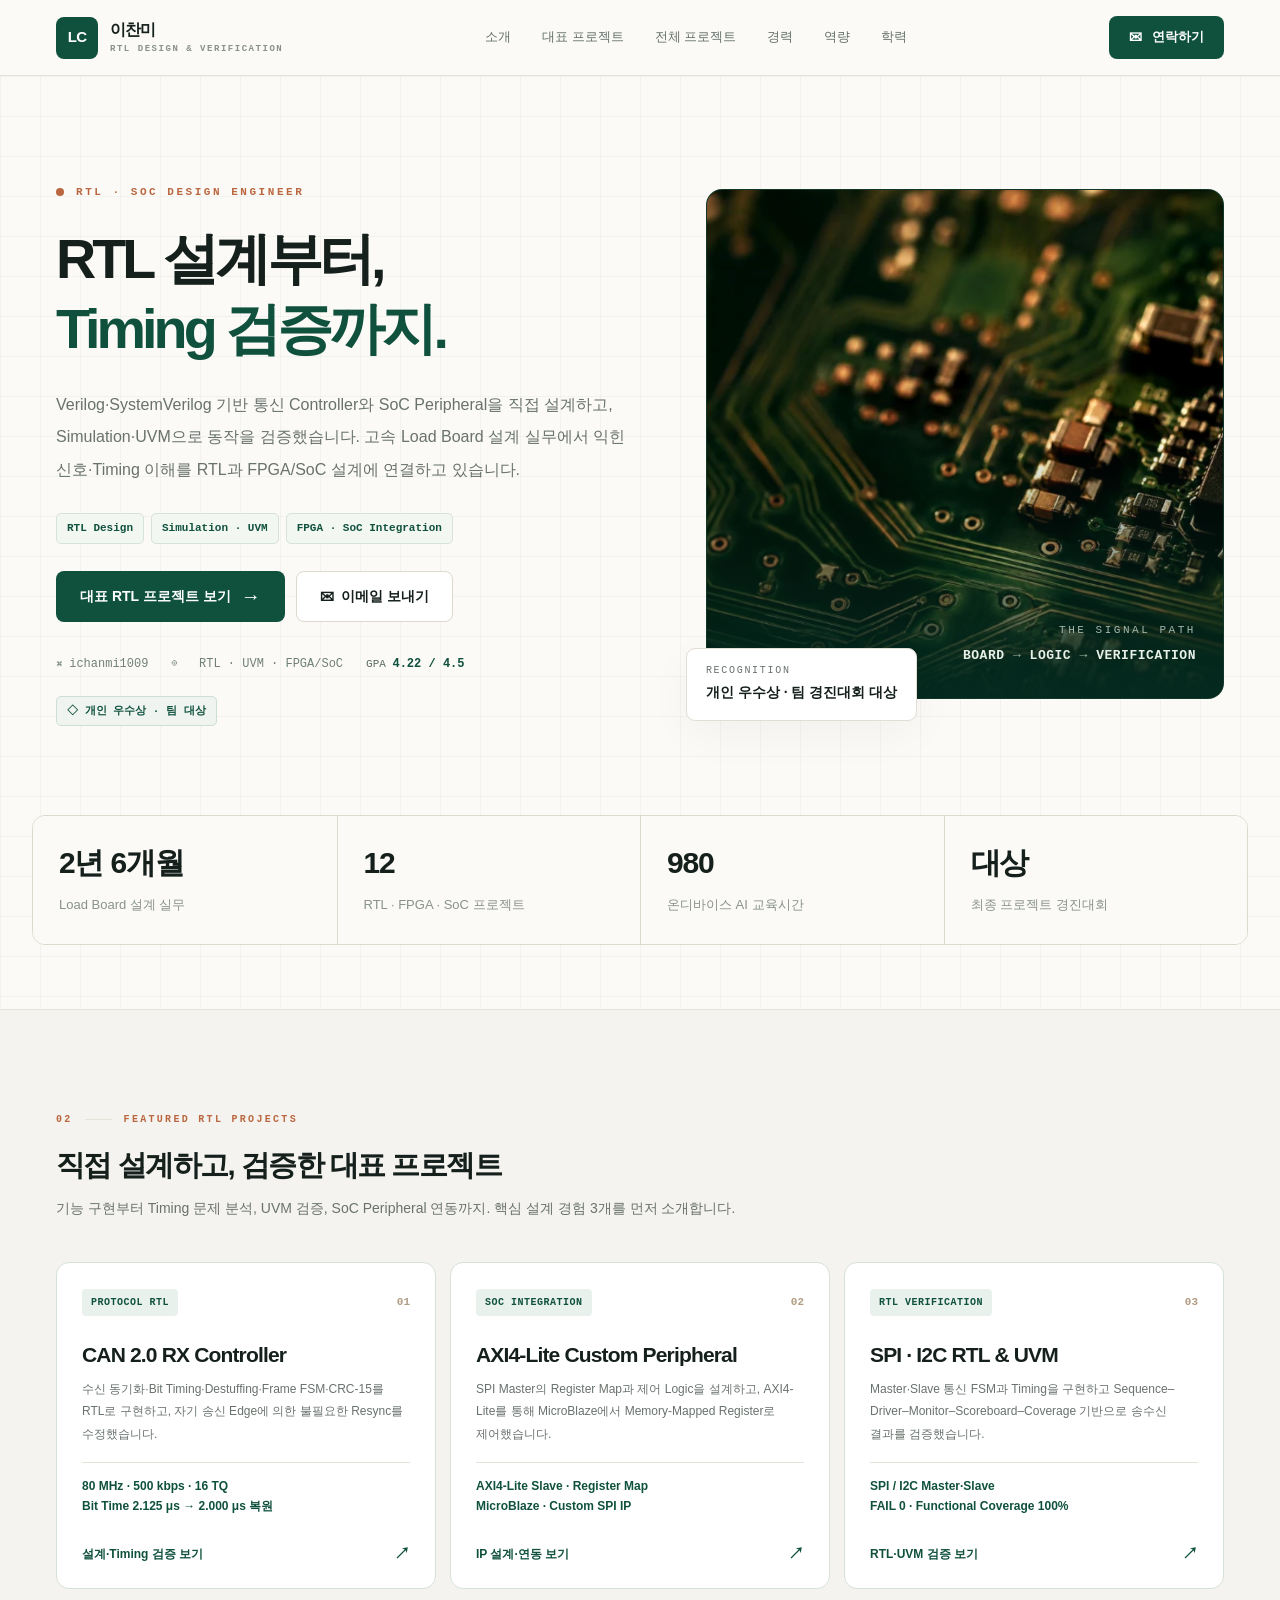
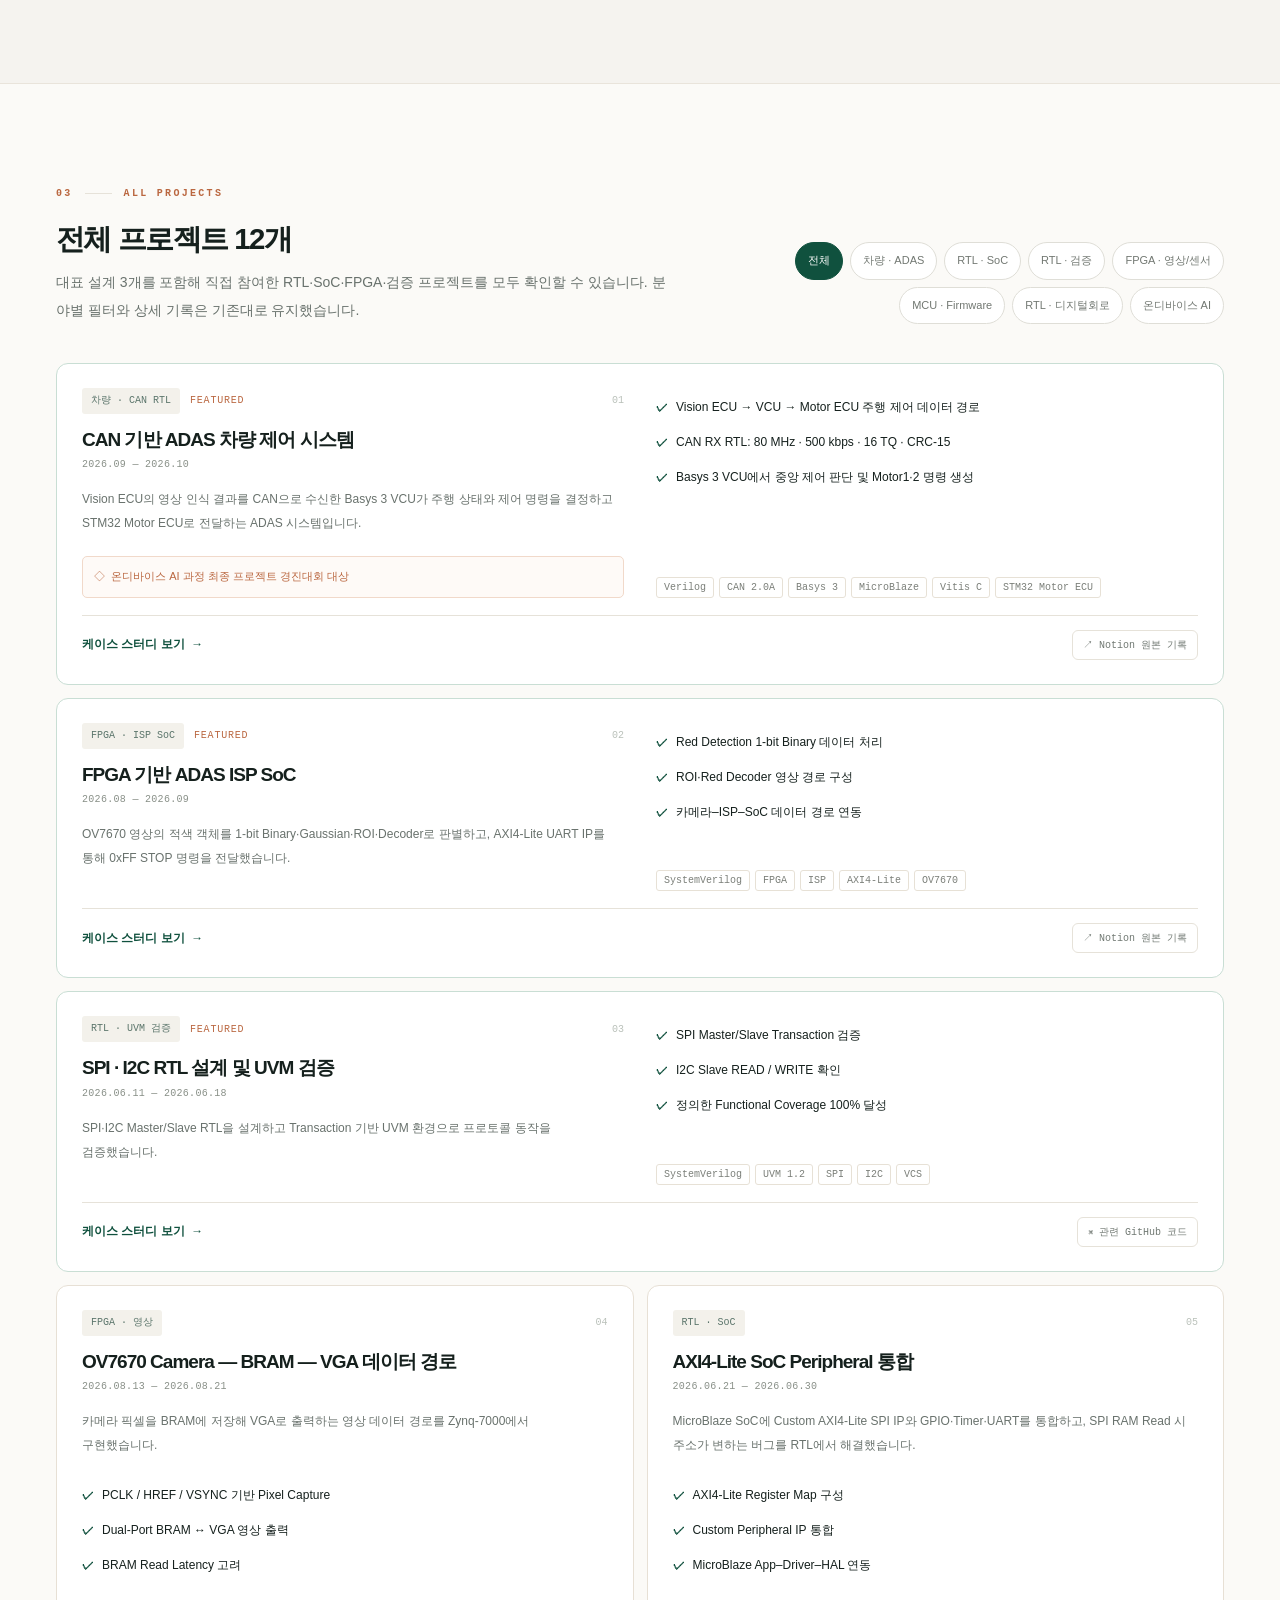
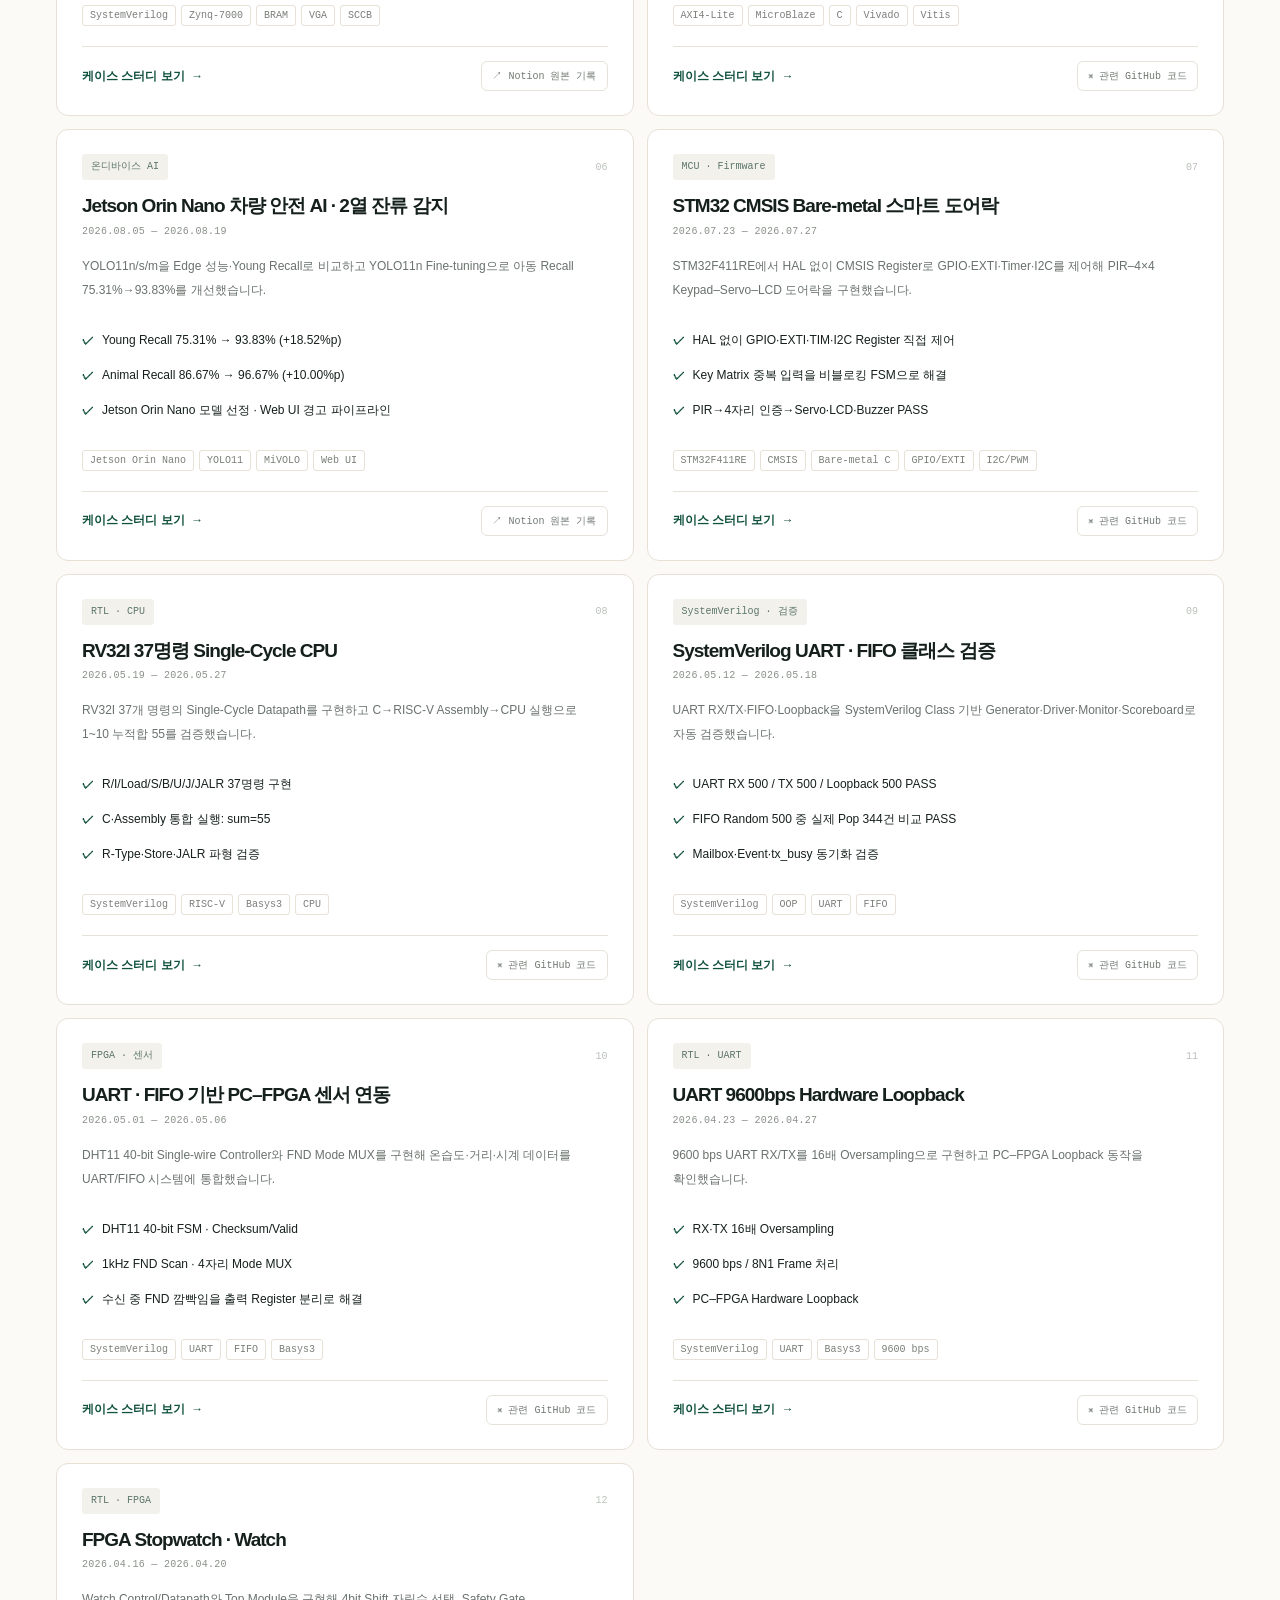
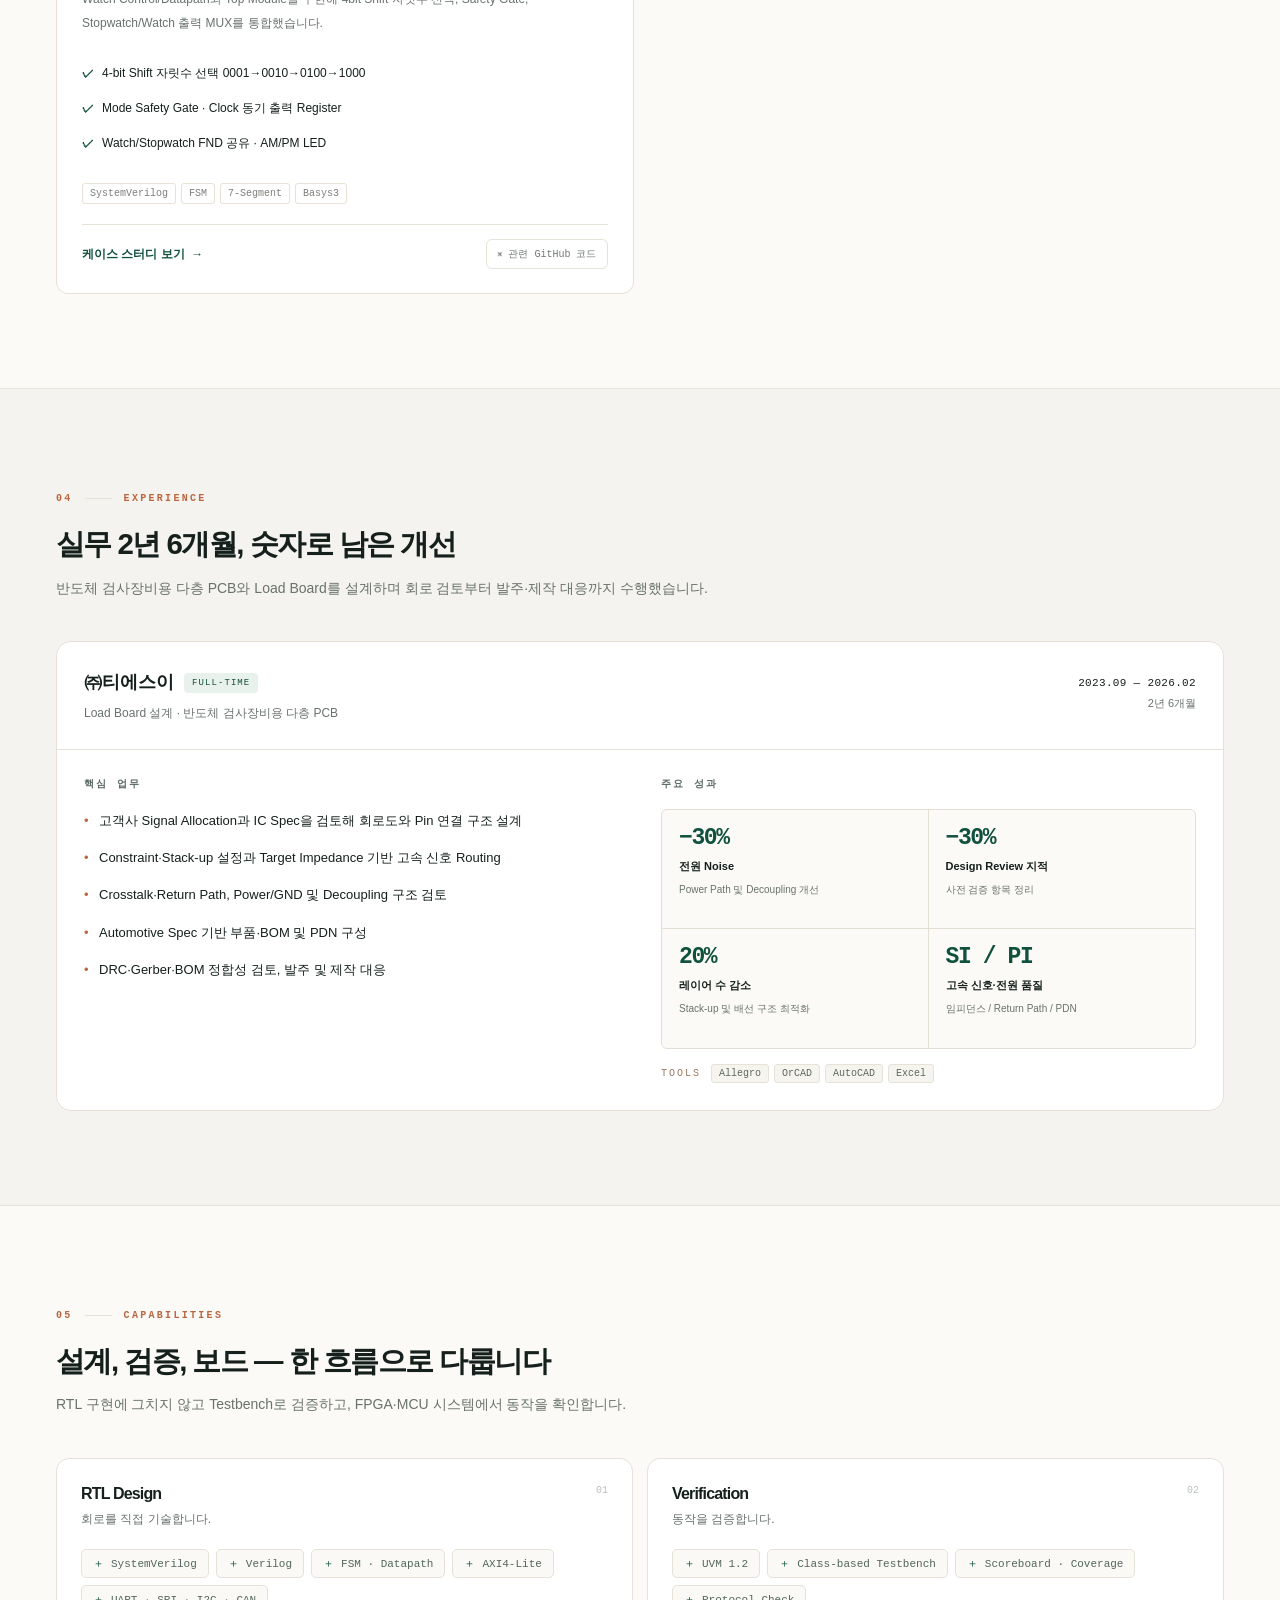
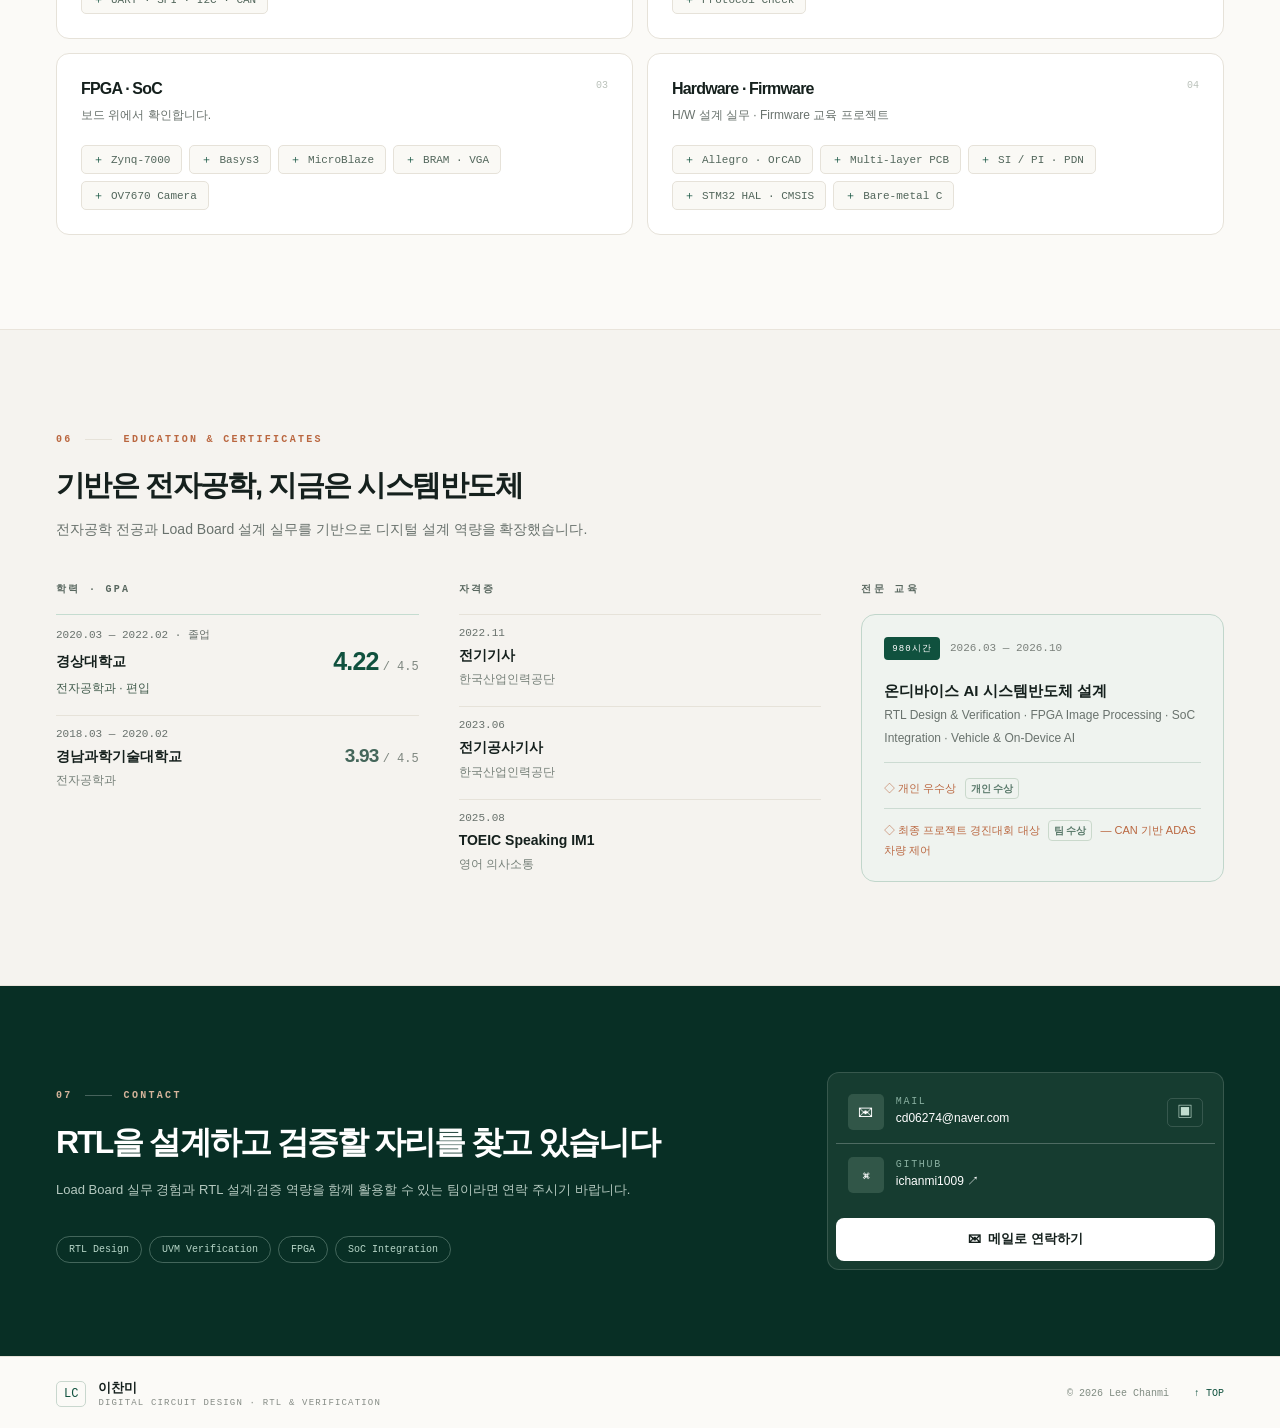
<file: index.html>
<!doctype html><html lang="ko"><head><meta charset="utf-8"><meta name="viewport" content="width=device-width,initial-scale=1"><meta name="theme-color" content="#10513e"><meta name="description" content="이찬미 RTL·SoC 설계 엔지니어 포트폴리오"><title>이찬미 | RTL Design & Verification</title><link rel="icon" href="[data-uri]"><link rel="stylesheet" href="style.css?v=20261030-awards1"></head><body>
<template id="home-template">
<a class="skip-link" href="#main">본문 바로가기</a>
<header class="site-header">
<div class="nav-shell container">
<a aria-label="포트폴리오 첫 화면으로 이동" class="brand" href="index.html#about">
<span class="brand-symbol">LC</span>
<span class="brand-copy"><strong>이찬미</strong><small>RTL DESIGN &amp; VERIFICATION</small></span>
</a>
<nav aria-label="주 메뉴" class="desktop-nav">
<a href="#about">소개</a><a href="#featured">대표 프로젝트</a><a href="#projects">전체 프로젝트</a><a href="#experience">경력</a><a href="#capabilities">역량</a><a href="#education">학력</a>
</nav>
<a class="btn btn-green nav-contact" href="mailto:cd06274@naver.com"><span aria-hidden="true" class="mail-icon">✉</span> 연락하기</a>
<button aria-controls="mobile-menu" aria-expanded="false" aria-label="메뉴 열기" class="mobile-menu-button" type="button"><span></span><span></span><span></span></button>
</div>
<nav aria-label="모바일 메뉴" class="mobile-nav" hidden="" id="mobile-menu">
<a href="#about">소개</a><a href="#featured">대표 프로젝트</a><a href="#projects">전체 프로젝트</a><a href="#experience">경력</a><a href="#capabilities">역량</a><a href="#education">학력</a>
</nav>
</header>
<main id="main">
<section aria-labelledby="hero-heading" class="hero grid-paper" id="about">
<div class="container hero-grid">
<div class="hero-content">
<p class="eyebrow hero-eyebrow"><span class="copper-dot"></span>RTL · SOC DESIGN ENGINEER</p>
<h1 id="hero-heading">RTL 설계부터,<br/><span>Timing 검증까지.</span></h1>
<p class="hero-description">Verilog·SystemVerilog 기반 통신 Controller와 SoC Peripheral을 직접 설계하고, Simulation·UVM으로 동작을 검증했습니다. 고속 Load Board 설계 실무에서 익힌 신호·Timing 이해를 RTL과 FPGA/SoC 설계에 연결하고 있습니다.</p>
<div class="hero-focus-tags" aria-label="핵심 역량"><span>RTL Design</span><span>Simulation · UVM</span><span>FPGA · SoC Integration</span></div>
<div class="hero-buttons"><a class="btn btn-green btn-large" href="#featured">대표 RTL 프로젝트 보기 <span aria-hidden="true">→</span></a><a class="btn btn-outline btn-large" href="mailto:cd06274@naver.com">✉  이메일 보내기</a></div>
<div class="hero-meta"><a href="https://github.com/ichanmi1009" rel="noopener noreferrer" target="_blank"><span aria-hidden="true">⌘</span> ichanmi1009 <span class="sr-only">새 창</span></a><span>⌾   RTL · UVM · FPGA/SoC</span><span class="hero-gpa">GPA <strong>4.22 / 4.5</strong></span><span class="hero-award">◇ 개인 우수상 · 팀 대상</span></div>
</div>
<div class="hero-visual">
<div aria-label="제공된 디자인 참고 화면의 PCB 사진" class="pcb-image" role="img">
<img alt="PCB 표면의 배선과 전자부품 클로즈업" loading="eager" src="[data-uri]"/>
<div class="pcb-caption"><span>THE SIGNAL PATH</span><strong>BOARD <i>→</i> LOGIC <i>→</i> VERIFICATION</strong></div>
</div>
<div class="floating-note"><small>RECOGNITION</small><strong>개인 우수상 · 팀 경진대회 대상</strong></div>
</div>
</div>
<div aria-label="핵심 경력 및 성과" class="container metrics-panel">
<div class="metric"><strong>2년 6개월</strong><span>Load Board 설계 실무</span></div>
<div class="metric"><strong>12</strong><span>RTL · FPGA · SoC 프로젝트</span></div>
<div class="metric"><strong>980</strong><span>온디바이스 AI 교육시간</span></div>
<div class="metric"><strong>대상</strong><span>최종 프로젝트 경진대회</span></div>
</div>
</section>

<section aria-labelledby="featured-heading" class="section section-alt rtl-feature-section" id="featured">
<div class="container">
<div class="section-intro"><span class="section-num">02 <span></span> FEATURED RTL PROJECTS</span><h2 id="featured-heading">직접 설계하고, 검증한 대표 프로젝트</h2><p>기능 구현부터 Timing 문제 분석, UVM 검증, SoC Peripheral 연동까지. 핵심 설계 경험 3개를 먼저 소개합니다.</p></div>
<div class="rtl-feature-grid">
<a class="rtl-feature-card" href="index.html?slug=can-adas" aria-label="CAN RX Controller RTL 설계 및 Timing Debug 상세 보기">
<div class="rtl-feature-top"><span class="rtl-feature-type">PROTOCOL RTL</span><span class="rtl-feature-index">01</span></div>
<h3>CAN 2.0 RX Controller</h3>
<p>수신 동기화·Bit Timing·Destuffing·Frame FSM·CRC-15를 RTL로 구현하고, 자기 송신 Edge에 의한 불필요한 Resync를 수정했습니다.</p>
<div class="rtl-feature-spec">80 MHz · 500 kbps · 16 TQ<br/>Bit Time 2.125 μs → 2.000 μs 복원</div>
<div class="rtl-feature-link">설계·Timing 검증 보기 <span aria-hidden="true">↗</span></div>
</a>
<a class="rtl-feature-card" href="index.html?slug=axi-soc" aria-label="AXI4-Lite Custom Peripheral RTL 설계 상세 보기">
<div class="rtl-feature-top"><span class="rtl-feature-type">SOC INTEGRATION</span><span class="rtl-feature-index">02</span></div>
<h3>AXI4-Lite Custom Peripheral</h3>
<p>SPI Master의 Register Map과 제어 Logic을 설계하고, AXI4-Lite를 통해 MicroBlaze에서 Memory-Mapped Register로 제어했습니다.</p>
<div class="rtl-feature-spec">AXI4-Lite Slave · Register Map<br/>MicroBlaze · Custom SPI IP</div>
<div class="rtl-feature-link">IP 설계·연동 보기 <span aria-hidden="true">↗</span></div>
</a>
<a class="rtl-feature-card" href="index.html?slug=spi-i2c-uvm" aria-label="SPI I2C RTL 설계 및 UVM 검증 상세 보기">
<div class="rtl-feature-top"><span class="rtl-feature-type">RTL VERIFICATION</span><span class="rtl-feature-index">03</span></div>
<h3>SPI · I2C RTL &amp; UVM</h3>
<p>Master·Slave 통신 FSM과 Timing을 구현하고 Sequence–Driver–Monitor–Scoreboard–Coverage 기반으로 송수신 결과를 검증했습니다.</p>
<div class="rtl-feature-spec">SPI / I2C Master·Slave<br/>FAIL 0 · Functional Coverage 100%</div>
<div class="rtl-feature-link">RTL·UVM 검증 보기 <span aria-hidden="true">↗</span></div>
</a>
</div>
</div>
</section>
<section aria-labelledby="projects-heading" class="section" id="projects">
<div class="container">
<div class="projects-head"><div class="section-intro"><span class="section-num">03 <span></span> ALL PROJECTS</span><h2 id="projects-heading">전체 프로젝트 <em>12개</em></h2><p>대표 설계 3개를 포함해 직접 참여한 RTL·SoC·FPGA·검증 프로젝트를 모두 확인할 수 있습니다. 분야별 필터와 상세 기록은 기존대로 유지했습니다.</p></div><div aria-label="프로젝트 분야 필터" class="filters" role="group"><button aria-pressed="true" class="filter-chip active" data-filter="all" type="button">전체</button><button aria-pressed="false" class="filter-chip" data-filter="vehicle" type="button">차량 · ADAS</button><button aria-pressed="false" class="filter-chip" data-filter="soc" type="button">RTL · SoC</button><button aria-pressed="false" class="filter-chip" data-filter="verification" type="button">RTL · 검증</button><button aria-pressed="false" class="filter-chip" data-filter="fpga" type="button">FPGA · 영상/센서</button><button aria-pressed="false" class="filter-chip" data-filter="firmware" type="button">MCU · Firmware</button><button aria-pressed="false" class="filter-chip" data-filter="rtl" type="button">RTL · 디지털회로</button><button aria-pressed="false" class="filter-chip" data-filter="ai" type="button">온디바이스 AI</button></div></div>
<p aria-live="polite" class="sr-only" id="filter-status" role="status"></p>
<div class="featured-projects" id="featured-projects"></div>
<div class="project-grid" id="other-projects"></div>
<div class="empty-state" hidden="" id="empty-state">해당 분야에 등록된 프로젝트가 없습니다.</div>
</div>
</section>
<section aria-labelledby="experience-heading" class="section section-alt" id="experience">
<div class="container">
<div class="section-intro"><span class="section-num">04 <span></span> EXPERIENCE</span><h2 id="experience-heading">실무 2년 6개월, 숫자로 남은 개선</h2><p>반도체 검사장비용 다층 PCB와 Load Board를 설계하며 회로 검토부터 발주·제작 대응까지 수행했습니다.</p></div>
<div class="experience-panel">
<div class="experience-title"><div><div class="company-name"><strong>㈜티에스이</strong><span class="small-pill">FULL-TIME</span></div><p>Load Board 설계 · 반도체 검사장비용 다층 PCB</p></div><div class="work-period"><strong>2023.09 — 2026.02</strong><small>2년 6개월</small></div></div>
<div class="experience-body"><div><div class="small-heading">핵심 업무</div><ul class="dotted-list"><li>고객사 Signal Allocation과 IC Spec을 검토해 회로도와 Pin 연결 구조 설계</li><li>Constraint·Stack-up 설정과 Target Impedance 기반 고속 신호 Routing</li><li>Crosstalk·Return Path, Power/GND 및 Decoupling 구조 검토</li><li>Automotive Spec 기반 부품·BOM 및 PDN 구성</li><li>DRC·Gerber·BOM 정합성 검토, 발주 및 제작 대응</li></ul></div>
<div><div class="small-heading">주요 성과</div><div class="achievement-grid"><div><strong>−30%</strong><span>전원 Noise</span><small>Power Path 및 Decoupling 개선</small></div><div><strong>−30%</strong><span>Design Review 지적</span><small>사전 검증 항목 정리</small></div><div><strong>20%</strong><span>레이어 수 감소</span><small>Stack-up 및 배선 구조 최적화</small></div><div><strong>SI / PI</strong><span>고속 신호·전원 품질</span><small>임피던스 / Return Path / PDN</small></div></div><div class="tool-line"><span>TOOLS</span><span class="tag">Allegro</span><span class="tag">OrCAD</span><span class="tag">AutoCAD</span><span class="tag">Excel</span></div></div></div>
</div>
</div>
</section>
<section aria-labelledby="capabilities-heading" class="section" id="capabilities"><div class="container"><div class="section-intro"><span class="section-num">05 <span></span> CAPABILITIES</span><h2 id="capabilities-heading">설계, 검증, 보드 — 한 흐름으로 다룹니다</h2><p>RTL 구현에 그치지 않고 Testbench로 검증하고, FPGA·MCU 시스템에서 동작을 확인합니다.</p></div><div class="capability-grid"><article class="capability-card"><span class="card-index">01</span><h3>RTL Design</h3><p>회로를 직접 기술합니다.</p><div class="skill-tags"><span>SystemVerilog</span><span>Verilog</span><span>FSM · Datapath</span><span>AXI4-Lite</span><span>UART · SPI · I2C · CAN</span></div></article><article class="capability-card"><span class="card-index">02</span><h3>Verification</h3><p>동작을 검증합니다.</p><div class="skill-tags"><span>UVM 1.2</span><span>Class-based Testbench</span><span>Scoreboard · Coverage</span><span>Protocol Check</span></div></article><article class="capability-card"><span class="card-index">03</span><h3>FPGA · SoC</h3><p>보드 위에서 확인합니다.</p><div class="skill-tags"><span>Zynq-7000</span><span>Basys3</span><span>MicroBlaze</span><span>BRAM · VGA</span><span>OV7670 Camera</span></div></article><article class="capability-card"><span class="card-index">04</span><h3>Hardware · Firmware</h3><p>H/W 설계 실무 · Firmware 교육 프로젝트</p><div class="skill-tags"><span>Allegro · OrCAD</span><span>Multi-layer PCB</span><span>SI / PI · PDN</span><span>STM32 HAL · CMSIS</span><span>Bare-metal C</span></div></article></div></div></section>
<section aria-labelledby="education-heading" class="section section-alt" id="education"><div class="container"><div class="section-intro"><span class="section-num">06 <span></span> EDUCATION &amp; CERTIFICATES</span><h2 id="education-heading">기반은 전자공학, 지금은 시스템반도체</h2><p>전자공학 전공과 Load Board 설계 실무를 기반으로 디지털 설계 역량을 확장했습니다.</p></div><div class="education-grid"><div><div class="small-heading">학력 · GPA</div>
<div class="edu-line edu-line-primary">
  <small>2020.03 — 2022.02 · 졸업</small>
  <div class="edu-school-row"><strong>경상대학교</strong><div class="edu-gpa-value"><strong>4.22</strong><span>/ 4.5</span></div></div>
  <span>전자공학과 · 편입</span>
</div>
<div class="edu-line">
  <small>2018.03 — 2020.02</small>
  <div class="edu-school-row"><strong>경남과학기술대학교</strong><div class="edu-gpa-value edu-gpa-secondary"><strong>3.93</strong><span>/ 4.5</span></div></div>
  <span>전자공학과</span>
</div></div><div><div class="small-heading">자격증</div><div class="edu-line"><small>2022.11</small><strong>전기기사</strong><span>한국산업인력공단</span></div><div class="edu-line"><small>2023.06</small><strong>전기공사기사</strong><span>한국산업인력공단</span></div><div class="edu-line"><small>2025.08</small><strong>TOEIC Speaking IM1</strong><span>영어 의사소통</span></div></div><div><div class="small-heading">전문 교육</div><div class="education-feature"><div class="edu-feature-top"><span class="small-pill green-pill">980시간</span><small>2026.03 — 2026.10</small></div><strong>온디바이스 AI 시스템반도체 설계</strong><p>RTL Design &amp; Verification · FPGA Image Processing · SoC Integration · Vehicle &amp; On-Device AI</p><div class="education-award">◇ 개인 우수상 <span class="award-type">개인 수상</span></div><div class="education-award">◇ 최종 프로젝트 경진대회 대상 <span class="award-type">팀 수상</span> — CAN 기반 ADAS 차량 제어</div></div></div></div></div></section>
<section class="contact-section" id="contact"><div class="container contact-grid"><div><span class="section-num light-num">07 <span></span> CONTACT</span><h2>RTL을 설계하고 검증할 자리를 찾고 있습니다</h2><p>Load Board 실무 경험과 RTL 설계·검증 역량을 함께 활용할 수 있는 팀이라면 연락 주시기 바랍니다.</p><div class="contact-tag-list"><span>RTL Design</span><span>UVM Verification</span><span>FPGA</span><span>SoC Integration</span></div></div><div class="contact-card"><div class="contact-item"><span class="contact-icon">✉</span><div><small>MAIL</small><a href="mailto:cd06274@naver.com">cd06274@naver.com</a></div><button aria-label="이메일 주소 복사" class="copy-button" data-copy="cd06274@naver.com" title="이메일 주소 복사" type="button">▣</button></div><div class="contact-item"><span class="contact-icon">⌘</span><div><small>GITHUB</small><a href="https://github.com/ichanmi1009" rel="noopener noreferrer" target="_blank">ichanmi1009 ↗</a></div></div><a class="btn btn-white contact-cta" href="mailto:cd06274@naver.com">✉  메일로 연락하기</a></div></div></section>
</main>
<footer class="site-footer"><div class="container footer-inner"><a class="footer-brand" href="#about"><span class="small-logo">LC</span><span>이찬미<small>DIGITAL CIRCUIT DESIGN · RTL &amp; VERIFICATION</small></span></a><div><span>© 2026 Lee Chanmi</span><a href="#about">↑ TOP</a></div></div></footer>
<div aria-live="polite" class="toast" id="toast" role="status"></div>

</template>
<template id="project-template"><a class="skip-link" href="#main">본문 바로가기</a>
<header class="site-header"><div class="nav-shell container"><a class="brand" href="index.html#about"><span class="brand-symbol">LC</span><span class="brand-copy"><strong>이찬미</strong><small>RTL DESIGN &amp; VERIFICATION</small></span></a><nav aria-label="주 메뉴" class="desktop-nav"><a href="index.html#about">소개</a><a href="index.html#featured">대표 프로젝트</a><a href="index.html#projects">전체 프로젝트</a><a href="index.html#experience">경력</a><a href="index.html#capabilities">역량</a><a href="index.html#education">학력</a></nav><a class="btn btn-green nav-contact" href="index.html#projects">← 전체 프로젝트</a><button aria-controls="mobile-menu" aria-expanded="false" aria-label="메뉴 열기" class="mobile-menu-button" type="button"><span></span><span></span><span></span></button></div><nav aria-label="모바일 메뉴" class="mobile-nav" hidden="" id="mobile-menu"><a href="index.html#about">소개</a><a href="index.html#featured">대표 프로젝트</a><a href="index.html#projects">전체 프로젝트</a><a href="index.html#experience">경력</a><a href="index.html#capabilities">역량</a><a href="index.html#education">학력</a></nav></header>
<main id="main"><section class="project-hero grid-paper"><div class="container"><nav aria-label="현재 위치" class="breadcrumbs"><a href="index.html">HOME</a><span>›</span><a href="index.html#projects">PROJECTS</a><span>›</span><span>CASE STUDY</span></nav><div class="project-hero-grid"><div><div class="project-topline"><span class="mini-label" id="project-category"></span><span class="featured-word" id="featured-word">FEATURED</span><span class="mono-time" id="project-period"></span></div><h1 id="project-title"></h1><p class="project-subtitle" id="project-summary"></p><div id="project-award"></div><div class="project-actions"><a class="btn btn-green" href="https://github.com/ichanmi1009" rel="noopener noreferrer" target="_blank">⌘  GitHub 프로필</a><a class="btn btn-outline" href="index.html#projects">▦  전체 프로젝트</a></div></div><div class="project-hero-right"><div class="case-file"><div class="case-file-bar"><span>CASE FILE <span id="file-index"></span></span><div class="window-dots"><i></i><i></i><i></i></div></div><div class="project-graphic" id="project-graphic"></div><dl><div><dt>ROLE</dt><dd id="project-role"></dd></div><div><dt>PERIOD</dt><dd id="project-period-secondary"></dd></div></dl></div></div></div><div class="project-tags-row"><span class="small-heading">STACK</span><div class="stack-tags" id="project-stack"></div></div></div></section>
<section class="section case-context"><div class="container double-section"><div><span class="section-num">01 <span></span> CONTEXT</span><h2>어떤 과제였나</h2><p id="project-context"></p><div class="stack-tags" id="context-tags"></div></div><div><span class="section-num">02 <span></span> DESIGN CHALLENGE</span><h2 id="problem-heading">부딪힌 문제</h2><div class="problem-list" id="project-problems"></div></div></div></section>
<section class="section section-alt"><div class="container"><div class="section-intro"><span class="section-num">03 <span></span> APPROACH</span><h2>어떻게 설계했나</h2><p>핵심 구현 내용을 기능 단위로 나누어 정리했습니다.</p></div><div class="step-grid" id="project-steps"></div></div></section>
<section class="section"><div class="container"><div class="section-intro"><span class="section-num">04 <span></span> DEEP DIVE</span><h2>설계를 들여다보기</h2><p id="deep-intro">설계의 판단 기준과 모듈 사이의 역할을 정리했습니다.</p></div><div id="deep-content"></div></div></section>
<section class="section section-alt"><div class="container results-grid"><div><span class="section-num">05 <span></span> RESULT &amp; VERIFICATION</span><h2>남은 결과</h2><p>수치와 구현 항목을 함께 제시합니다. 프로젝트별 주요 검증 내용을 확인할 수 있습니다.</p><ul class="check-list" id="verification-list"></ul></div><div class="result-stats" id="project-results"></div></div></section>
<section class="section"><div class="container"><div class="takeaway-box"><span class="section-num">06 <span></span> TAKEAWAY</span><p id="project-takeaway"></p><span aria-hidden="true" class="quote-mark">“</span></div></div></section>
<section class="section nextstep-section"><div class="container nextstep-row"><div><span class="section-num">NEXT STEP</span><h2>이 프로젝트에 대해 더 이야기하고 싶다면</h2><p>설계 판단의 근거와 구현 과정을 더 자세히 설명드릴 수 있습니다.</p></div><div class="nextstep-buttons"><a class="btn btn-green" href="mailto:cd06274@naver.com">✉  메일로 문의</a><a class="btn btn-outline" href="https://github.com/ichanmi1009" rel="noopener noreferrer" target="_blank">⌘  GitHub</a></div></div></section>
<section class="section section-alt bottom-navigation"><div class="container"><a class="next-project" href="index.html#projects" id="next-project-link"><small>다음 프로젝트 →</small><strong id="next-project-name">전체 프로젝트 보기</strong></a><a class="btn btn-outline" href="index.html#projects">▦  프로젝트 전체 보기</a></div></section></main>
<footer class="site-footer"><div class="container footer-inner"><a class="footer-brand" href="index.html#about"><span class="small-logo">LC</span><span>이찬미<small>DIGITAL CIRCUIT DESIGN · RTL &amp; VERIFICATION</small></span></a><div><span>© 2026 Lee Chanmi</span><a href="index.html#about">↑ TOP</a></div></div></footer></template>
<script src="projects.js?v=20261023-1" defer></script><script src="main.js?v=20261029-1" defer></script>
</body></html>
</file>
<file: style.css>
:root{--bg:#fbfaf7;--paper:#fff;--sand:#f5f3ef;--line:#e6e2d9;--ink:#15201d;--muted:#69726d;--green:#10513e;--green-dark:#082f25;--green-soft:#eff4f1;--copper:#ba6740;--radius:14px;--shadow:0 14px 45px rgba(16,38,31,.04)}
*{box-sizing:border-box}html{scroll-behavior:smooth;scroll-padding-top:82px}body{margin:0;background:var(--bg);color:var(--ink);font-family:Pretendard,"Noto Sans KR","Apple SD Gothic Neo",-apple-system,BlinkMacSystemFont,"Segoe UI",sans-serif;font-size:15px;line-height:1.75;-webkit-font-smoothing:antialiased}body,button,a{font-feature-settings:"palt"}a{color:inherit;text-decoration:none}button{font:inherit}button,a{-webkit-tap-highlight-color:transparent}button:focus-visible,a:focus-visible{outline:3px solid #cb8c5e;outline-offset:4px}h1,h2,h3,p{margin-top:0}h1,h2,h3{letter-spacing:-.052em;line-height:1.35}p{color:var(--muted)}.container{max-width:1216px;padding:0 24px;margin:0 auto}.sr-only{position:absolute;width:1px;height:1px;padding:0;margin:-1px;overflow:hidden;clip:rect(0,0,0,0);white-space:nowrap;border:0}.skip-link{position:fixed;top:-100px;left:15px;padding:11px 15px;background:#fff;z-index:90}.skip-link:focus{top:10px}.grid-paper{background-color:var(--bg);background-image:linear-gradient(to right,rgba(19,66,48,.041) 1px,transparent 1px),linear-gradient(to bottom,rgba(19,66,48,.041) 1px,transparent 1px);background-size:40px 40px}.site-header{height:76px;background:rgba(251,250,247,.96);border-bottom:1px solid var(--line);position:sticky;top:0;z-index:50;backdrop-filter:blur(15px)}.nav-shell{height:100%;display:flex;align-items:center;justify-content:space-between;gap:28px}.brand{display:inline-flex;align-items:center;gap:12px;flex-shrink:0}.brand-symbol{width:42px;height:42px;background:var(--green);color:white;border-radius:8px;display:grid;place-items:center;font-weight:800;letter-spacing:-.045em}.brand-copy{display:flex;flex-direction:column;line-height:1.35}.brand-copy strong{font-size:16px;letter-spacing:-.06em}.brand-copy small{font:600 9px/1.4 ui-monospace,SFMono-Regular,Consolas,monospace;letter-spacing:.17em;color:#88918b;margin-top:2px}.desktop-nav{display:flex;align-items:center;gap:31px;white-space:nowrap;font-size:13px;color:#66716c}.desktop-nav a:hover{color:var(--green);font-weight:700}.btn{display:inline-flex;align-items:center;justify-content:center;gap:10px;min-height:43px;border-radius:8px;border:1px solid transparent;padding:11px 19px;font-size:13px;font-weight:750;line-height:1.3;text-align:center;transition:transform .2s,background .2s,border-color .2s;cursor:pointer}.btn:hover{transform:translateY(-2px)}.btn-green{background:var(--green);color:white}.btn-green:hover{background:#0a4232}.btn-outline{background:white;border-color:#ded9ce;color:var(--ink)}.btn-outline:hover{border-color:var(--green)}.btn-large{padding:15px 23px;min-height:51px;font-size:14px}.nav-contact{white-space:nowrap}.mobile-menu-button{display:none;appearance:none;background:transparent;border:1px solid var(--line);border-radius:7px;width:44px;height:40px;align-items:center;justify-content:center;flex-direction:column;gap:5px;cursor:pointer}.mobile-menu-button span{width:18px;height:2px;background:var(--green)}.mobile-nav{background:var(--bg);box-shadow:0 14px 25px rgba(0,0,0,.08);padding:12px 24px 20px;display:grid;grid-template-columns:repeat(3,1fr);gap:14px;text-align:center}.mobile-nav[hidden]{display:none}.mobile-nav a{padding:9px 4px;font-size:13px}
/* Main cover */
.hero{padding:96px 0 64px}.hero-grid{display:grid;grid-template-columns:1.1fr 1fr;gap:80px;align-items:center;min-height:566px}.eyebrow,.section-num,.small-heading{font:650 11px/1.5 ui-monospace,SFMono-Regular,Consolas,monospace;letter-spacing:.23em}.hero-eyebrow{color:var(--copper);display:flex;align-items:center;gap:12px;margin-bottom:25px}.copper-dot{width:8px;height:8px;border-radius:50%;background:var(--copper)}.hero h1{font-size:clamp(40px,4.35vw,70px);letter-spacing:-.071em;line-height:1.25;margin:0 0 24px;font-weight:850}.hero h1 span{color:var(--green)}.hero-description{font-size:16px;line-height:2.05;max-width:610px;margin-bottom:33px;word-break:keep-all}.hero-buttons{display:flex;gap:11px;flex-wrap:wrap}.hero-buttons .btn-green span{font-size:20px;line-height:0}.hero-meta{display:flex;align-items:center;gap:23px;flex-wrap:wrap;margin-top:33px;color:#708079;font:12px/1.5 ui-monospace,SFMono-Regular,Consolas,monospace}.hero-meta a:hover{color:var(--green)}.hero-visual{position:relative;padding-bottom:22px}.pcb-image{height:510px;border-radius:16px;overflow:hidden;position:relative;background:#143a2b;border:1px solid rgba(6,43,33,.2)}.pcb-image:after{position:absolute;content:"";inset:48% 0 0;background:linear-gradient(transparent,rgba(4,41,30,.94))}.pcb-image img{width:100%;height:100%;object-fit:cover;object-position:center;display:block}.pcb-caption{position:absolute;bottom:31px;left:28px;z-index:1;color:#e7f1e8}.pcb-caption span{font:11px ui-monospace,monospace;letter-spacing:.23em;color:#a4b7ae;display:block;margin-bottom:5px}.pcb-caption strong{font:650 13px ui-monospace,monospace;letter-spacing:.04em}.pcb-caption i{font-style:normal;color:#9bb4a3}.floating-note{position:absolute;left:-20px;bottom:0;background:#fff;border:1px solid #e2ded5;border-radius:9px;box-shadow:var(--shadow);padding:16px 19px;display:flex;flex-direction:column;gap:4px}.floating-note small{font:10px ui-monospace,monospace;letter-spacing:.17em;color:var(--muted)}.floating-note strong{font-size:14px}.metrics-panel{display:grid;grid-template-columns:repeat(4,1fr);border:1px solid #ded9ce;border-radius:13px;margin-top:77px;overflow:hidden;padding:0}.metric{padding:27px 26px;min-height:120px;background:rgba(251,250,247,.93)}.metric+.metric{border-left:1px solid #ded9ce}.metric strong{font-size:30px;letter-spacing:-.04em;display:block;font-weight:780;line-height:1.3}.metric span{color:#89928c;font-size:13px;display:block;margin-top:12px}
/* Shared sections */
.section{padding:94px 0}.section-alt{background:var(--sand);border-top:1px solid #e9e4db;border-bottom:1px solid #e9e4db}.section-intro{margin-bottom:39px;max-width:820px}.section-num{color:var(--copper);display:inline-flex;align-items:center;gap:12px;margin-bottom:18px;font-size:10px}.section-num span{width:27px;height:1px;background:var(--line)}.section-intro h2,.results-grid h2,.nextstep-row h2{font-size:clamp(25px,2.3vw,34px);margin:0 0 11px;font-weight:800}.section-intro p{font-size:14px;margin:0;line-height:1.95}.small-heading{font-size:10px;color:#58675f;margin-bottom:17px}
/* Experience */
.experience-panel{border:1px solid #e6e0d7;background:white;border-radius:15px;overflow:hidden}.experience-title{display:flex;justify-content:space-between;align-items:center;gap:15px;padding:25px 27px;border-bottom:1px solid var(--line)}.company-name{display:flex;align-items:center;gap:10px}.company-name strong{font-size:18px}.small-pill{font:9px ui-monospace,monospace;letter-spacing:.12em;padding:5px 8px;border-radius:4px;background:#e9f1ed;color:var(--green)}.experience-title p{font-size:12px;margin:4px 0 0}.work-period{display:flex;flex-direction:column;text-align:right;gap:5px}.work-period strong{font:11px ui-monospace,monospace;letter-spacing:.03em}.work-period small{font-size:11px;color:var(--muted)}.experience-body{display:grid;grid-template-columns:1fr 1fr;gap:42px;padding:27px}.dotted-list{margin:0;padding:0 0 0 15px;list-style-type:none}.dotted-list li{position:relative;font-size:13px;line-height:1.8;margin-bottom:14px;word-break:keep-all}.dotted-list li:before{content:"•";position:absolute;left:-15px;top:0;color:var(--copper)}.achievement-grid{display:grid;grid-template-columns:repeat(2,minmax(0,1fr));border:1px solid #e4dfd4;border-radius:6px;overflow:hidden;background:#fbfaf7}.achievement-grid>div{min-height:119px;padding:14px 17px}.achievement-grid>div:nth-child(odd){border-right:1px solid #e4dfd4}.achievement-grid>div:nth-child(-n+2){border-bottom:1px solid #e4dfd4}.achievement-grid strong{color:var(--green);display:block;font:700 23px/1.25 ui-monospace,monospace;letter-spacing:-.06em}.achievement-grid span{font-size:11px;font-weight:760;display:block;margin:5px 0}.achievement-grid small{display:block;font-size:10px;color:var(--muted);line-height:1.6}.tool-line{display:flex;align-items:center;gap:5px;flex-wrap:wrap;margin-top:15px}.tool-line>span:first-child{font:10px ui-monospace,monospace;color:#9b785e;letter-spacing:.2em;margin-right:5px}.tag{background:#f6f4ef;border:1px solid #e6e2d7;padding:3px 7px;border-radius:3px;color:#5d665f;font:10px ui-monospace,monospace}
/* Projects */
.projects-head{display:flex;justify-content:space-between;align-items:end;gap:15px}.projects-head .section-intro{max-width:620px}.projects-head em{font-style:normal}.filters{display:flex;justify-content:flex-end;gap:7px;flex-wrap:wrap;max-width:490px;margin-bottom:39px}.filter-chip{border:1px solid #dfded7;background:#fff;color:#727872;border-radius:50px;padding:8px 12px;font-size:11px;cursor:pointer;white-space:nowrap;transition:background .2s,color .2s}.filter-chip.active,.filter-chip:hover{background:var(--green);color:white;border-color:var(--green)}.featured-projects{display:flex;flex-direction:column;gap:13px}.project-grid{margin-top:13px;display:grid;grid-template-columns:repeat(2,minmax(0,1fr));gap:13px}.project-card{border:1px solid #e7e0d5;border-radius:12px;padding:24px 25px;background:#fff;display:flex;flex-direction:column;min-width:0;transition:border-color .2s,box-shadow .2s,transform .2s}.project-card:hover{border-color:#b5cfc3;box-shadow:var(--shadow);transform:translateY(-2px)}.featured-card{border-color:#c9ded4;display:grid;grid-template-columns:1fr 1fr;column-gap:32px}.card-col{display:flex;flex-direction:column;min-width:0}.project-card-top{display:flex;justify-content:space-between;gap:8px;align-items:center;margin-bottom:12px}.category-line{display:flex;align-items:center;gap:10px;flex-wrap:wrap}.mini-label{font:10px/1.2 ui-monospace,Consolas,monospace;background:#f3f1eb;color:#5b756b;padding:7px 9px;border-radius:3px}.featured-word{color:var(--copper);font:10px ui-monospace,monospace;letter-spacing:.08em}.card-index{font:10px ui-monospace,monospace;color:#bac1ba}.project-card h3{font-size:19px;margin:0 0 5px;font-weight:800;line-height:1.5}.project-card h3 a:hover{color:var(--green)}.project-card .period{font:10px ui-monospace,monospace;letter-spacing:.03em;color:#899088}.project-card .summary{font-size:12px;line-height:2;margin:17px 0 19px;word-break:keep-all}.featured-card .summary{min-height:50px}.award-line{border:1px solid #f1d9ca;color:var(--copper);background:#fefaf7;border-radius:5px;padding:10px 11px;font-size:11px;margin-top:auto}.highlights{margin:2px 0 auto;padding:0;list-style:none}.highlights li{font-size:12px;line-height:1.75;padding:7px 0 7px 20px;position:relative;word-break:keep-all}.highlights li:before,.check-list li:before{content:"✓";color:var(--green);position:absolute;left:0;font-weight:700}.project-card .stack-tags{margin-top:22px}.featured-card .stack-tags{margin-top:auto}.stack-tags{display:flex;flex-wrap:wrap;align-items:center;gap:5px}.stack-tags span{color:#7b7f79;border:1px solid #e7e1d6;background:#fff;padding:4px 7px;border-radius:3px;font:10px ui-monospace,monospace}.project-card-footer{border-top:1px solid var(--line);padding-top:14px;margin-top:20px;display:flex;align-items:center;justify-content:space-between;gap:10px}.featured-card .project-card-footer{grid-column:1/-1;margin-top:17px}.case-link{font-size:12px;font-weight:760;color:var(--green)}.case-link:hover{text-decoration:underline}.github-profile-link{font:10px ui-monospace,monospace;border:1px solid var(--line);border-radius:6px;padding:7px 10px;color:#717973}.github-profile-link:hover{border-color:var(--green)}.empty-state{padding:38px;text-align:center;border:1px dashed var(--line);border-radius:12px;color:var(--muted)}
/* Capability + education */
.capability-grid{display:grid;grid-template-columns:repeat(2,minmax(0,1fr));gap:14px}.capability-card{position:relative;border:1px solid var(--line);background:white;border-radius:13px;padding:24px}.capability-card .card-index{position:absolute;top:26px;right:24px}.capability-card h3{font-size:16px;margin:0 0 5px}.capability-card p{font-size:12px;margin-bottom:19px}.skill-tags{display:flex;flex-wrap:wrap;gap:7px}.skill-tags span{padding:6px 11px;border:1px solid var(--line);background:#faf9f5;border-radius:5px;font:11px ui-monospace,monospace;color:#52665b}.skill-tags span:before{content:"＋";margin-right:7px;color:var(--green)}.education-grid{display:grid;grid-template-columns:repeat(3,minmax(0,1fr));gap:40px}.edu-line{border-top:1px solid var(--line);padding:12px 0 16px;display:flex;flex-direction:column;gap:2px}.edu-line small{color:var(--muted);font:11px ui-monospace,monospace}.edu-line strong{font-size:14px;margin-top:2px}.edu-line span{color:#768079;font-size:12px}.education-feature{border:1px solid #c1d6cb;border-radius:14px;background:#eff3ef;padding:22px}.edu-feature-top{display:flex;align-items:center;gap:10px;margin-bottom:18px}.green-pill{background:var(--green);color:white}.edu-feature-top small{font:11px ui-monospace,monospace;color:#7b817c}.education-feature>strong{font-size:15px;display:block}.education-feature p{font-size:12px;line-height:1.9}.education-award{border-top:1px solid #ccdbd2;color:var(--copper);font-size:11px;padding-top:15px;line-height:1.7}
/* Contact + footer */
.contact-section{background:#082f25;color:white;padding:86px 0}.contact-grid{display:grid;grid-template-columns:1.38fr .78fr;gap:68px;align-items:center}.light-num{color:#d6b49b}.light-num span{background:rgba(255,255,255,.25)}.contact-section h2{font-size:clamp(23px,2.5vw,33px);letter-spacing:-.06em;margin:0 0 14px}.contact-section p{color:#b5c9c0;font-size:13px;line-height:1.9}.contact-tag-list{display:flex;gap:7px;flex-wrap:wrap;margin-top:33px}.contact-tag-list span{font:10px ui-monospace,monospace;color:#b6d5c7;border:1px solid rgba(201,228,216,.3);padding:7px 12px;border-radius:50px}.contact-card{border:1px solid rgba(255,255,255,.14);background:#163c30;border-radius:12px;padding:8px}.contact-item{display:flex;gap:12px;align-items:center;padding:13px 12px}.contact-item+.contact-item{border-top:1px solid rgba(255,255,255,.24)}.contact-icon{flex-shrink:0;border-radius:5px;background:#315648;color:#fff;display:grid;place-items:center;width:36px;height:36px;font-size:15px}.contact-item div{flex:1;min-width:0}.contact-item div small{display:block;font:10px ui-monospace,monospace;letter-spacing:.17em;color:#88afa0;margin-bottom:1px}.contact-item div a{display:block;font-size:12px;color:#fff;overflow-wrap:anywhere}.contact-item a:hover{text-decoration:underline}.copy-button{font:16px ui-monospace,monospace;border:1px solid rgba(255,255,255,.14);border-radius:5px;padding:3px 9px;color:#c1ddcf;background:transparent;cursor:pointer}.copy-button:hover{background:#2a5244}.btn-white{background:white;color:var(--ink)}.contact-cta{display:flex;margin:12px 0 0;width:100%}.site-footer{background:var(--bg);border-top:1px solid var(--line);padding:22px 0}.footer-inner{display:flex;justify-content:space-between;align-items:center;gap:20px}.footer-brand{display:flex;align-items:center;gap:12px;font-size:13px;font-weight:750;line-height:1.45}.small-logo{border:1px solid #c9d7ce;border-radius:5px;color:var(--green);padding:5px 7px;font:12px ui-monospace,monospace}.footer-brand small{display:block;font:9px ui-monospace,monospace;color:#868c86;letter-spacing:.13em}.footer-inner>div{display:flex;align-items:center;gap:25px;font:10px ui-monospace,monospace;color:#808c82}.footer-inner>div a{color:var(--green)}.toast{position:fixed;right:22px;bottom:25px;color:#fff;background:var(--green);padding:10px 17px;border-radius:8px;font-size:13px;box-shadow:var(--shadow);opacity:0;pointer-events:none;transform:translateY(10px);transition:opacity .3s,transform .3s;z-index:90}.toast.show{opacity:1;transform:translateY(0)}
/* Case studies */
.project-hero{padding:59px 0 57px}.breadcrumbs{display:flex;gap:12px;align-items:center;font:10px ui-monospace,monospace;letter-spacing:.15em;color:#a57757;margin-bottom:30px}.breadcrumbs a:hover{color:var(--green)}.breadcrumbs span{color:#a5a79e}.project-hero-grid{display:grid;grid-template-columns:1.2fr .84fr;gap:75px;align-items:start}.project-topline{display:flex;align-items:center;gap:14px;flex-wrap:wrap;margin-bottom:18px}.project-hero h1{font-size:clamp(30px,3.2vw,43px);line-height:1.42;letter-spacing:-.065em;margin-bottom:15px}.project-subtitle{font-size:14px;line-height:2;max-width:570px;word-break:keep-all}.mono-time{font:10px ui-monospace,monospace;color:#91978e}.award-badge{display:inline-flex;border-radius:5px;border:1px solid #efd7c9;background:#fff9f4;color:var(--copper);padding:8px 12px;font-size:11px;margin:13px 0 23px}.project-actions{display:flex;gap:8px;flex-wrap:wrap;margin-top:20px}.case-file{border:1px solid var(--line);background:white;border-radius:13px;overflow:hidden}.case-file-bar{padding:10px 14px;font:9px ui-monospace,monospace;letter-spacing:.19em;color:#9a8d78;display:flex;align-items:center;justify-content:space-between}.window-dots{display:flex;gap:5px}.window-dots i{width:5px;height:5px;border-radius:50%;background:#dcd9d1}.window-dots i:first-child{background:#c07755}.window-dots i:nth-child(2){background:#9bc5b1}.project-graphic{min-height:213px;padding:18px;background:linear-gradient(140deg,#123f30,#0c2e25);color:white;display:flex;flex-direction:column;justify-content:center;gap:15px}.graphic-top{color:#acc8b8;font:10px ui-monospace,monospace;letter-spacing:.2em;display:flex;justify-content:space-between}.graphic-trace{height:1px;background:linear-gradient(90deg,transparent,#88b3a1,transparent)}.flow-diagram{display:flex;align-items:stretch;justify-content:center;gap:6px;min-width:0}.flow-node{flex:1;border:1px solid rgba(199,229,214,.36);border-radius:5px;display:flex;flex-direction:column;align-items:center;justify-content:center;padding:10px 4px;min-height:66px;text-align:center;background:rgba(255,255,255,.04);font-size:10px;font-weight:700;line-height:1.6;overflow-wrap:anywhere}.flow-node:nth-child(3){background:#f9f5e9;color:#124532;border-color:#f9f5e9}.flow-arrow{align-self:center;opacity:.75;font-size:16px}.graphic-caption{color:#b3d1c2;text-align:right;font:10px ui-monospace,monospace}.case-file dl{margin:0}.case-file dl>div{display:flex;align-items:start;justify-content:space-between;gap:16px;border-top:1px solid var(--line);padding:9px 15px}.case-file dt{font:10px ui-monospace,monospace;color:#a17b5e;letter-spacing:.17em;flex-shrink:0}.case-file dd{margin:0;font-size:11px;font-weight:760;text-align:right;line-height:1.5}.project-tags-row{margin-top:32px;display:flex;align-items:center;gap:12px}.project-tags-row .small-heading{margin:0}.double-section{display:grid;grid-template-columns:1fr 1fr;gap:80px}.double-section h2{font-size:23px;margin:0 0 14px}.double-section p{font-size:13px;line-height:2.1;max-width:560px;word-break:keep-all}.double-section .stack-tags{margin-top:22px}.problem-list{display:flex;flex-direction:column;gap:10px}.problem-item{display:flex;align-items:start;gap:14px;border:1px solid var(--line);border-radius:6px;background:#fff;padding:13px 16px;font-size:12px;line-height:1.75}.problem-item>span{color:var(--copper);font:10px ui-monospace,monospace;margin-top:3px}.problem-item div{flex:1}.problem-item strong{font-size:12px;display:block;margin-bottom:5px}.step-grid{display:grid;grid-template-columns:repeat(3,minmax(0,1fr));gap:13px}.step-card{border:1px solid var(--line);border-radius:12px;background:#fff;padding:24px;min-height:207px}.step-card .step-number{font:10px ui-monospace,monospace;color:var(--green);letter-spacing:.06em}.step-card h3{font-size:15px;margin:13px 0 9px}.step-card p{font-size:12px;line-height:2;margin:0;word-break:keep-all}.deep-grid{display:grid;grid-template-columns:1fr 1fr;gap:16px}.deep-card{border:1px solid var(--line);border-radius:12px;overflow:hidden;background:white}.deep-card-head{padding:19px 21px;border-bottom:1px solid var(--line)}.deep-card h3{font-size:16px;margin:0 0 6px}.deep-card-head p{font-size:12px;line-height:1.8;margin:0}.compare-row{display:grid;grid-template-columns:.79fr 1.03fr 1.2fr;gap:6px;align-items:center;padding:12px 16px;min-height:58px}.compare-row+.compare-row{border-top:1px solid var(--line)}.compare-row>span:first-child{font:11px ui-monospace,monospace;color:#7f837d}.compare-old{color:#9c9890;font-size:11px}.compare-old:before{content:"×";margin-right:8px;color:#b2b9b2}.compare-new{background:#f2f6f3;color:var(--green);padding:8px 9px;border-radius:5px;font-size:11px;font-weight:700;line-height:1.6}.compare-new:before{content:"→";margin-right:8px}.layer-row{padding:16px 19px}.layer-row+.layer-row{border-top:1px solid var(--line)}.layer-name{display:flex;align-items:center;gap:8px;font-size:12px;font-weight:760}.layer-name span{background:#e9f0ec;color:var(--green);padding:4px 6px;font:10px ui-monospace,monospace;border-radius:3px}.layer-row p{font-size:11px;margin:7px 0 0;line-height:1.7}.verification-panel{display:grid;grid-template-columns:repeat(2,minmax(0,1fr));gap:16px}.design-note{padding:24px;border:1px solid var(--line);border-radius:12px;background:#fff}.design-note h3{font-size:15px;margin-bottom:8px}.design-note p{font-size:13px;margin:0;line-height:2}.module-architecture{background:#f2f6f3;border:1px solid #d5e3da;border-radius:12px;padding:27px;display:flex;flex-direction:column;gap:16px}.module-architecture h3{font-size:14px;margin:0}.module-architecture .arch-steps{display:flex;flex-wrap:wrap;gap:6px;align-items:center}.module-architecture .arch-steps span{font-size:11px;padding:8px 11px;border:1px solid #b8d1c4;background:white;border-radius:5px;color:var(--green)}.module-architecture .arch-steps b{font-size:12px;color:#93aa9e}.results-grid{display:grid;grid-template-columns:.9fr 1.1fr;gap:55px;align-items:start}.results-grid p{font-size:13px;line-height:1.9}.result-stats{display:grid;grid-template-columns:repeat(3,minmax(0,1fr));border:1px solid var(--line);border-radius:12px;overflow:hidden;background:#fff;min-height:137px}.result-stats>div{padding:18px 15px}.result-stats>div+div{border-left:1px solid var(--line)}.result-stats strong{color:var(--green);display:block;font:700 19px/1.4 ui-monospace,monospace}.result-stats span{font-size:11px;font-weight:750;display:block;margin:7px 0 4px}.result-stats small{font-size:10px;line-height:1.65;color:var(--muted);display:block}.check-list{padding:0;margin:18px 0 0;list-style:none}.check-list li{position:relative;padding:4px 0 4px 21px;font-size:12px;line-height:1.7;color:#576c61}.takeaway-box{border-radius:12px;border:1px solid #c4d6cc;background:#f0f5f0;padding:28px 32px;position:relative}.takeaway-box .section-num{margin-bottom:12px}.takeaway-box p{color:var(--ink);font-size:15px;font-weight:650;max-width:930px;line-height:2;word-break:keep-all;margin:0}.quote-mark{position:absolute;right:30px;top:11px;font:90px Georgia,serif;color:#d1dfd6}.nextstep-section{border-top:1px solid var(--line);padding:56px 0}.nextstep-row{display:flex;align-items:center;justify-content:space-between;gap:20px}.nextstep-row h2{font-size:23px}.nextstep-row p{font-size:12px}.nextstep-buttons{display:flex;gap:9px}.bottom-navigation{text-align:center;padding:45px 0}.bottom-navigation .container{display:flex;align-items:center;flex-direction:column;gap:22px}.next-project{width:54%;min-height:80px;border:1px solid var(--line);border-radius:12px;background:white;display:flex;justify-content:center;flex-direction:column;align-items:flex-end;padding:17px 25px}.next-project:hover{border-color:#b6d3c5}.next-project small{font:10px ui-monospace,monospace;letter-spacing:.1em;color:#7f8a83}.next-project strong{margin-top:8px;font-size:13px}
@media(max-width:1040px){.desktop-nav{gap:16px}.hero-grid{gap:40px}.hero h1{font-size:48px}.hero-description{font-size:14px}.project-hero-grid{gap:36px}.projects-head{display:block}.filters{justify-content:flex-start;max-width:unset;margin:-10px 0 28px}.contact-grid{gap:35px}}
@media(max-width:800px){.site-header{height:66px}.desktop-nav,.nav-contact{display:none}.mobile-menu-button{display:flex}.brand-symbol{height:37px;width:37px}.hero{padding-top:64px}.hero-grid{grid-template-columns:1fr;gap:36px}.hero-visual{max-width:620px}.pcb-image{height:380px}.metrics-panel{grid-template-columns:repeat(2,1fr);margin-top:38px}.metric:nth-child(3){border-left:none;border-top:1px solid var(--line)}.metric:nth-child(4){border-top:1px solid var(--line)}.section{padding:65px 0}.experience-body{grid-template-columns:1fr;gap:27px}.education-grid{grid-template-columns:repeat(2,minmax(0,1fr));gap:32px}.education-grid>div:last-child{grid-column:1/-1}.project-hero-grid{grid-template-columns:1fr;gap:28px}.project-hero-right{max-width:620px}.double-section{gap:35px}.deep-grid{grid-template-columns:1fr}.contact-grid{grid-template-columns:1fr}.contact-card{max-width:460px}.next-project{width:80%}}
@media(max-width:600px){.container{padding:0 18px}.brand-copy small{font-size:8px}.hero{padding-top:48px;padding-bottom:45px}.hero h1{font-size:clamp(33px,9vw,48px)}.hero-description{font-size:13px;line-height:2}.hero-meta{gap:10px 17px;margin-top:23px;font-size:11px}.hero-buttons{gap:8px}.btn-large{padding:13px 16px;font-size:12px}.pcb-image{height:320px}.floating-note{left:8px;padding:12px}.floating-note strong{font-size:12px}.metrics-panel{margin-top:33px}.metric{padding:19px 17px;min-height:94px}.metric strong{font-size:22px}.metric span{font-size:11px;margin-top:7px}.section{padding:53px 0}.section-intro h2{font-size:25px;word-break:keep-all}.experience-title{padding:18px;align-items:start}.company-name{align-items:flex-start;flex-direction:column;gap:7px}.work-period strong{font-size:9px}.experience-body{padding:18px}.achievement-grid>div{padding:12px}.project-grid,.featured-card,.capability-grid,.education-grid,.double-section,.results-grid,.verification-panel{grid-template-columns:1fr}.education-grid>div:last-child{grid-column:auto}.featured-card{display:flex;gap:0}.project-card{padding:18px}.featured-card .highlights{margin-top:12px}.project-card h3{font-size:17px}.project-card .summary{margin:11px 0 14px}.featured-card .project-card-footer{width:100%}.step-grid{grid-template-columns:1fr}.step-card{min-height:auto;padding:20px}.case-file dd{max-width:70%}.project-hero{padding:39px 0}.project-hero h1{font-size:29px}.project-hero-grid{gap:20px}.project-tags-row{align-items:flex-start}.project-graphic{min-height:186px;padding:12px}.flow-node{font-size:9px;padding:7px 3px}.flow-arrow{font-size:11px}.compare-row{grid-template-columns:.68fr 1fr 1.16fr;padding:10px;gap:4px}.compare-row>span{font-size:10px!important}.compare-old:before,.compare-new:before{margin-right:3px}.result-stats{grid-template-columns:1fr}.result-stats>div+div{border-left:0;border-top:1px solid var(--line)}.nextstep-row{display:block}.nextstep-buttons{margin-top:20px;flex-wrap:wrap}.next-project{width:100%}.takeaway-box{padding:23px 20px}.takeaway-box p{font-size:13px}.quote-mark{font-size:60px;right:12px}.footer-inner{flex-wrap:wrap}.footer-inner>div{width:100%;justify-content:space-between}.contact-section{padding:62px 0}.contact-section h2{font-size:24px}}
@media(prefers-reduced-motion:reduce){html{scroll-behavior:auto}*,*:before,*:after{transition:none!important;animation:none!important}}
/* 레퍼런스 이미지 하단 설명과 안내 카드의 겹침 방지 */
.pcb-caption{left:auto;right:27px;text-align:right}
@media(max-width:600px){.pcb-caption{right:16px;bottom:25px}.pcb-caption strong{font-size:10px}.pcb-caption span{font-size:9px}}


/* Detailed case study: verified design decisions and evidence */
.engineering-section{background:#f7f5f1}
.engineering-section .section-intro{margin-bottom:24px}
.engineering-focus{background:#eaf1ec;border:1px solid #cbdcd0;border-radius:12px;padding:22px 25px;margin-bottom:23px}
.engineering-focus>span,.engineering-subhead>span,.debug-index{font-family:monospace;font-size:10px;letter-spacing:1.65px;color:#1c694d}
.engineering-focus p{font-size:16px;font-weight:600;line-height:1.9;color:#1b372b;margin:9px 0 0}
.engineering-subhead{margin:34px 0 16px}
.engineering-subhead h3{font-size:21px;letter-spacing:-.7px;margin:8px 0}
.engineering-modules{display:grid;grid-template-columns:repeat(2,minmax(0,1fr));gap:13px}
.engineering-module{background:#fff;border:1px solid #e6e1d7;border-radius:12px;padding:20px;display:flex;gap:14px;align-items:flex-start}
.engineering-module-no{font:700 11px monospace;color:#ad7054;padding-top:4px}
.engineering-module h3{font-size:16px;line-height:1.5;margin:0 0 13px;color:#142b20}
.engineering-list{margin:0;padding:0 0 0 18px;color:#485d50;line-height:1.9;font-size:13px}
.engineering-list li+li{margin-top:10px}
.engineering-table-wrap{border:1px solid #dfded7;background:white;overflow-x:auto;border-radius:11px}
.engineering-table{width:100%;border-collapse:collapse;font-size:12px;line-height:1.65;min-width:520px}
.engineering-table thead{background:#edf3ee;color:#164d3b}
.engineering-table th,.engineering-table td{text-align:left;padding:14px 16px;border-bottom:1px solid #eae8e0;vertical-align:top}
.engineering-table th{white-space:nowrap;font-weight:700}
.engineering-table td:first-child{font-weight:700;color:#1a392b;width:25%}
.engineering-table tr:last-child td{border-bottom:0}
.debug-grid{display:grid;grid-template-columns:repeat(2,minmax(0,1fr));gap:13px}
.debug-card{border:1px solid #dce4db;background:#fff;border-radius:11px;padding:23px}
.debug-card h4{font-size:16px;margin:10px 0 20px;line-height:1.5}
.debug-card dl{margin:0}
.debug-card dl>div{border-top:1px solid #efede8;padding:11px 0}
.debug-card dt{font-weight:700;color:#13593e;font-size:11px;margin-bottom:6px}
.debug-card dd{color:#526059;margin:0;font-size:12px;line-height:1.9}
.engineering-scope{border-left:3px solid #bb9a6e;background:#fdfbf8;padding:15px 18px;color:#5c554d;line-height:1.8;font-size:12px;margin:28px 0 0}
.engineering-scope strong{display:inline-block;margin-right:10px;color:#74563e}
.evidence-links{display:flex;flex-wrap:wrap;gap:8px;margin-top:21px}
.evidence-link{display:inline-flex;padding:11px 14px;border:1px solid #c9d8cd;border-radius:7px;background:#fff;color:#10513d!important;font-size:12px;font-weight:700;text-decoration:none}
.evidence-link:hover{background:#edf6ef}
@media(max-width:720px){.engineering-modules,.debug-grid{grid-template-columns:1fr}.engineering-focus{padding:18px}.engineering-focus p{font-size:14px}.engineering-module,.debug-card{padding:17px}.engineering-table{font-size:11px}}


/* Academic GPA: highlight earned scores without changing the portfolio palette */
.edu-school-row{display:flex;justify-content:space-between;align-items:center;gap:12px}
.edu-school-row>strong{font-size:14px;min-width:0;overflow-wrap:anywhere}
.edu-line-primary{border-top:1px solid #c5dcd0}
.edu-gpa-value{display:flex;align-items:baseline;gap:4px;flex-shrink:0;font-variant-numeric:tabular-nums;white-space:nowrap}
.edu-gpa-value strong{font-size:25px;line-height:1.2;letter-spacing:-.8px;color:var(--green);font-weight:800}
.edu-gpa-value span{font:12px ui-monospace,monospace;color:#7c857e}
.edu-gpa-secondary strong{font-size:19px;color:#44665a}
.edu-line-primary>span:last-child{color:#425c4d}
.hero-meta .hero-gpa{font:11px ui-monospace,monospace;color:#586a5e}
.hero-meta .hero-gpa strong{font-size:12px;color:var(--green)}
@media(max-width:380px){.edu-school-row{align-items:flex-start;flex-direction:column;gap:5px}.edu-gpa-value strong{font-size:23px}}


/* Original waveform screenshot gallery */
.waveform-section{background:#fbfaf7;border-top:1px solid #e8e3da}
.waveform-grid{display:grid;grid-template-columns:repeat(2,minmax(0,1fr));gap:18px}
.waveform-card{margin:0;border:1px solid #e4e1d8;border-radius:11px;background:#fff;overflow:hidden;display:flex;flex-direction:column}
.waveform-image-link{position:relative;display:flex;align-items:center;justify-content:center;min-height:170px;background:#f4f4f2;border-bottom:1px solid #e8e5e0;cursor:zoom-in}
.waveform-image-link img{display:block;max-width:100%;width:100%;height:auto;max-height:320px;object-fit:contain}
.waveform-zoom{position:absolute;bottom:9px;right:10px;padding:7px 10px;border:1px solid #cbd6cf;border-radius:5px;background:rgba(250,252,250,.96);font-size:11px;font-weight:700;color:#16543b}
.waveform-card figcaption{padding:16px 18px 20px}
.waveform-number{font:10px ui-monospace,monospace;color:#b16d45;letter-spacing:1.7px;display:block;margin-bottom:8px}
.waveform-card figcaption strong{display:block;color:#16291e;font-size:14px;line-height:1.6}
.waveform-card figcaption p{font-size:12px;color:#607268;line-height:1.8;margin:8px 0 0}
.waveform-note{border-left:3px solid #bb9672;background:#fffaf4;padding:16px 19px;border-radius:0 6px 6px 0;color:#6b5d4d;line-height:1.9;font-size:13px;margin:0 0 18px}
.waveform-source-links{display:flex;flex-wrap:wrap;gap:10px;margin-top:20px}
.waveform-link{display:inline-flex;align-items:center;padding:11px 16px;border:1px solid #cddbcf;border-radius:6px;background:white;color:#13553d!important;font-size:12px;font-weight:700;text-decoration:none}
.waveform-link:hover{background:#eaf3ed}
@media(max-width:700px){.waveform-grid{grid-template-columns:1fr}.waveform-image-link{min-height:120px}}

/* Original evidence links for separate CAN debug cases */
.debug-evidence-links{display:flex;flex-wrap:wrap;gap:8px;margin-top:17px;padding-top:13px;border-top:1px solid #e8e4dd}
.debug-evidence-links a{font-size:12px;text-decoration:none;font-weight:700;color:#1e6249;padding:7px 0;border-bottom:1px solid #b7cbbd}
.debug-evidence-links a:hover{border-bottom-color:#1e6249}
.waveform-card{scroll-margin-top:25px}
.waveform-card:target{outline:2px solid #779e8e;outline-offset:2px}

/* Alternate hardware engineering portfolio navigation */
.portfolio-version-switch{display:flex;align-items:center;flex-wrap:wrap;gap:12px;margin-top:18px;font-size:12px}
.portfolio-version-switch a{font-weight:800;color:#10513e;border-bottom:1px solid #10513e;padding-bottom:3px}
.portfolio-version-switch span{font-size:11px;color:#6b7975}


/* RTL/SoC portfolio featured project overview - 2026-10-29 */
.rtl-feature-section .section-intro{max-width:860px}
.rtl-feature-grid{display:grid;grid-template-columns:repeat(3,minmax(0,1fr));gap:14px}
.rtl-feature-card{display:flex;flex-direction:column;min-width:0;min-height:270px;padding:26px 25px 23px;border:1px solid #d6e1d8;border-radius:13px;background:#fff;transition:border-color .2s,box-shadow .2s,transform .2s}
.rtl-feature-card:hover{border-color:#8cb5a0;box-shadow:var(--shadow);transform:translateY(-3px)}
.rtl-feature-top{display:flex;align-items:center;justify-content:space-between;gap:12px;margin-bottom:24px}
.rtl-feature-type{display:inline-flex;align-items:center;padding:6px 9px;border-radius:4px;background:#e9f1ed;color:var(--green);font:700 10px/1.5 ui-monospace,SFMono-Regular,Consolas,monospace;letter-spacing:.05em}
.rtl-feature-index{color:#b39c84;font:600 11px ui-monospace,SFMono-Regular,Consolas,monospace}
.rtl-feature-card h3{font-size:21px;line-height:1.4;margin:0 0 9px;letter-spacing:-.04em;color:var(--ink);word-break:keep-all}
.rtl-feature-card p{font-size:12px;line-height:1.85;margin:0 0 17px;word-break:keep-all}
.rtl-feature-spec{margin-top:auto;padding:13px 0;border-top:1px solid var(--line);color:var(--green);font-size:12px;font-weight:800;line-height:1.7}
.rtl-feature-link{display:inline-flex;align-items:center;gap:8px;justify-content:space-between;margin-top:14px;color:var(--green);font-size:12px;font-weight:800}
.rtl-feature-link span{font-size:16px;line-height:1}
.hero-focus-tags{display:flex;flex-wrap:wrap;gap:7px;margin:-7px 0 27px}
.hero-focus-tags span{display:inline-flex;align-items:center;border:1px solid #d7e2d9;border-radius:5px;background:#f3f7f2;padding:6px 10px;color:var(--green);font:650 11px/1.5 ui-monospace,SFMono-Regular,Consolas,monospace}
@media(max-width:900px){.rtl-feature-grid{grid-template-columns:repeat(2,minmax(0,1fr))}.rtl-feature-card:last-child{grid-column:1/-1;min-height:215px}}
@media(max-width:600px){.rtl-feature-grid{grid-template-columns:1fr}.rtl-feature-card{min-height:auto;padding:21px 19px}.rtl-feature-card:last-child{grid-column:auto;min-height:auto}.rtl-feature-top{margin-bottom:18px}.rtl-feature-card h3{font-size:19px}.rtl-feature-spec{margin-top:12px}.hero-focus-tags{margin:-5px 0 23px}}

/* Personal and team awards shown consistently in both portfolio editions */
.hero-meta .hero-award{display:inline-flex;align-items:center;color:var(--green);font-size:11px;font-weight:800;background:var(--green-soft);border:1px solid #cddfd4;border-radius:5px;padding:6px 10px;white-space:normal}
.education-award+.education-award{margin-top:9px;padding-top:11px}
.education-award .award-type{display:inline-block;margin:0 5px;color:#59796a;font-weight:700;border:1px solid #cad9cc;border-radius:4px;padding:1px 5px;font-size:10px}
</file>
